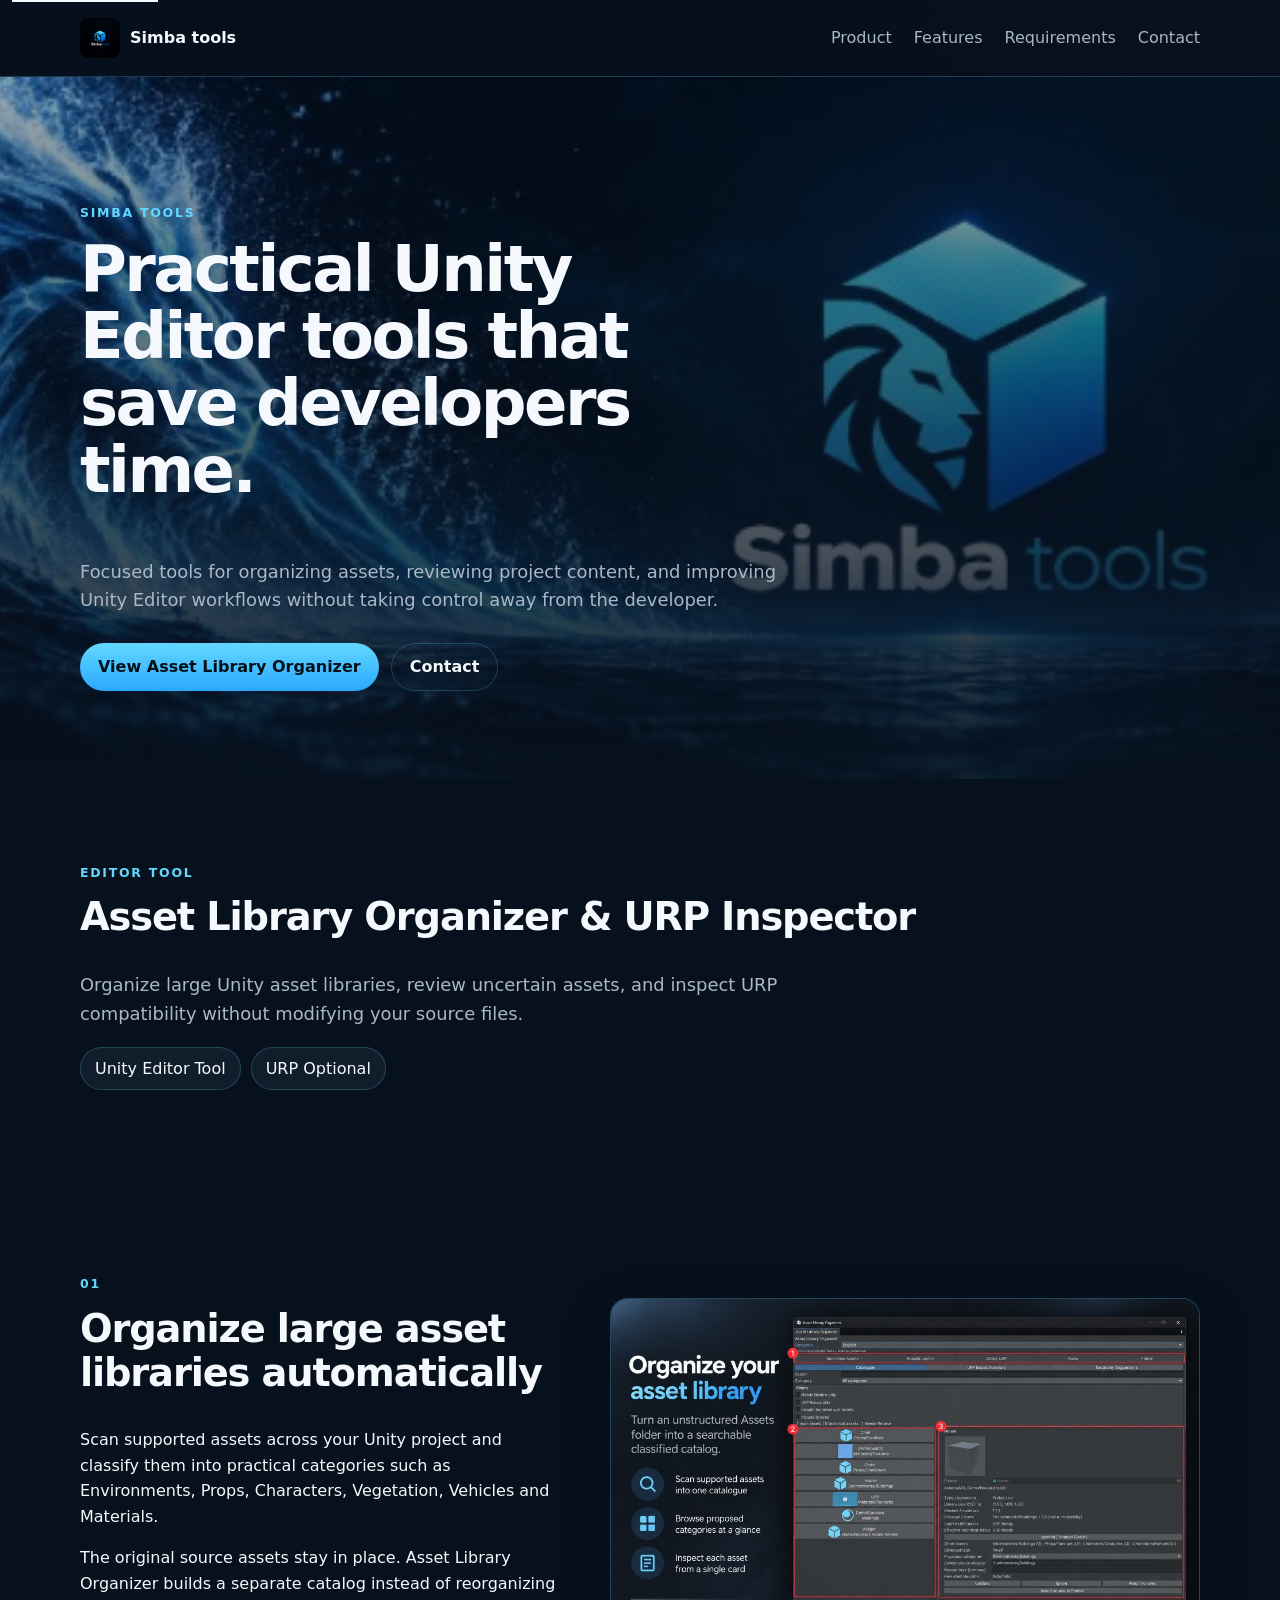
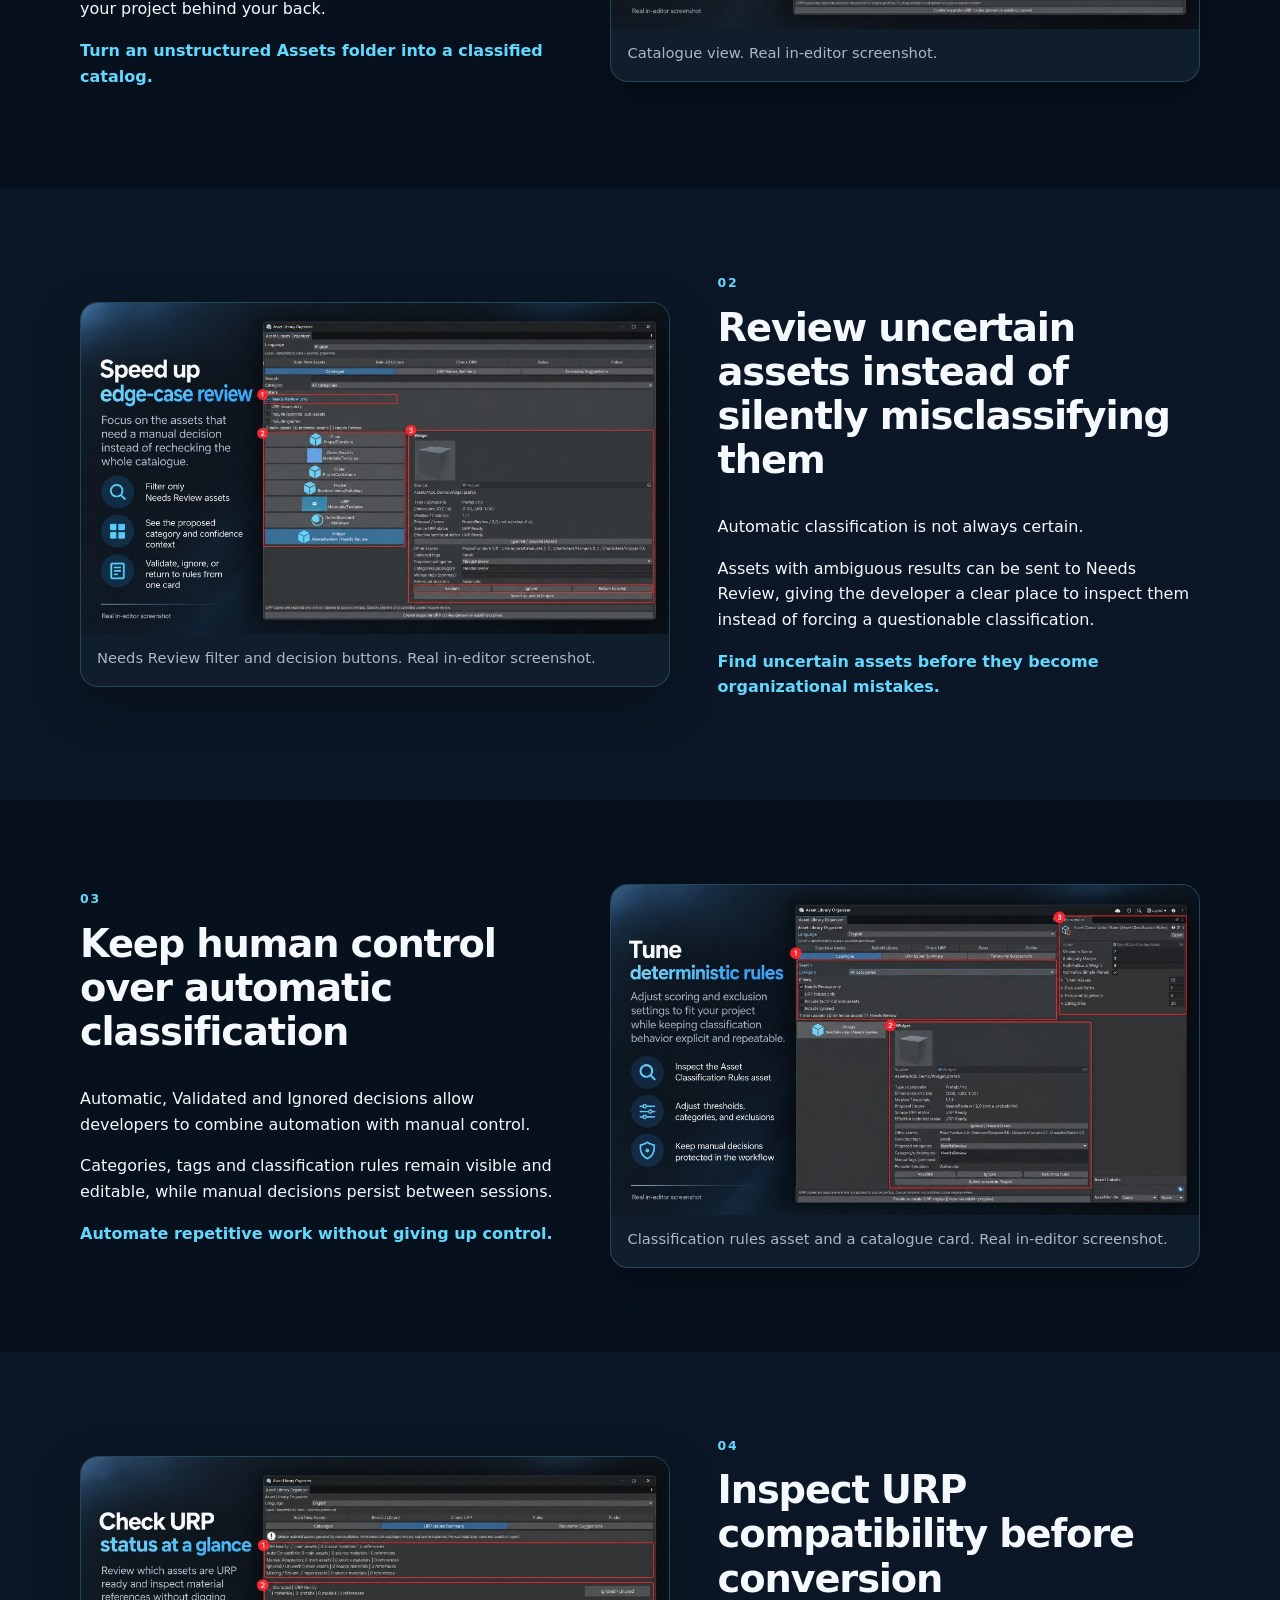
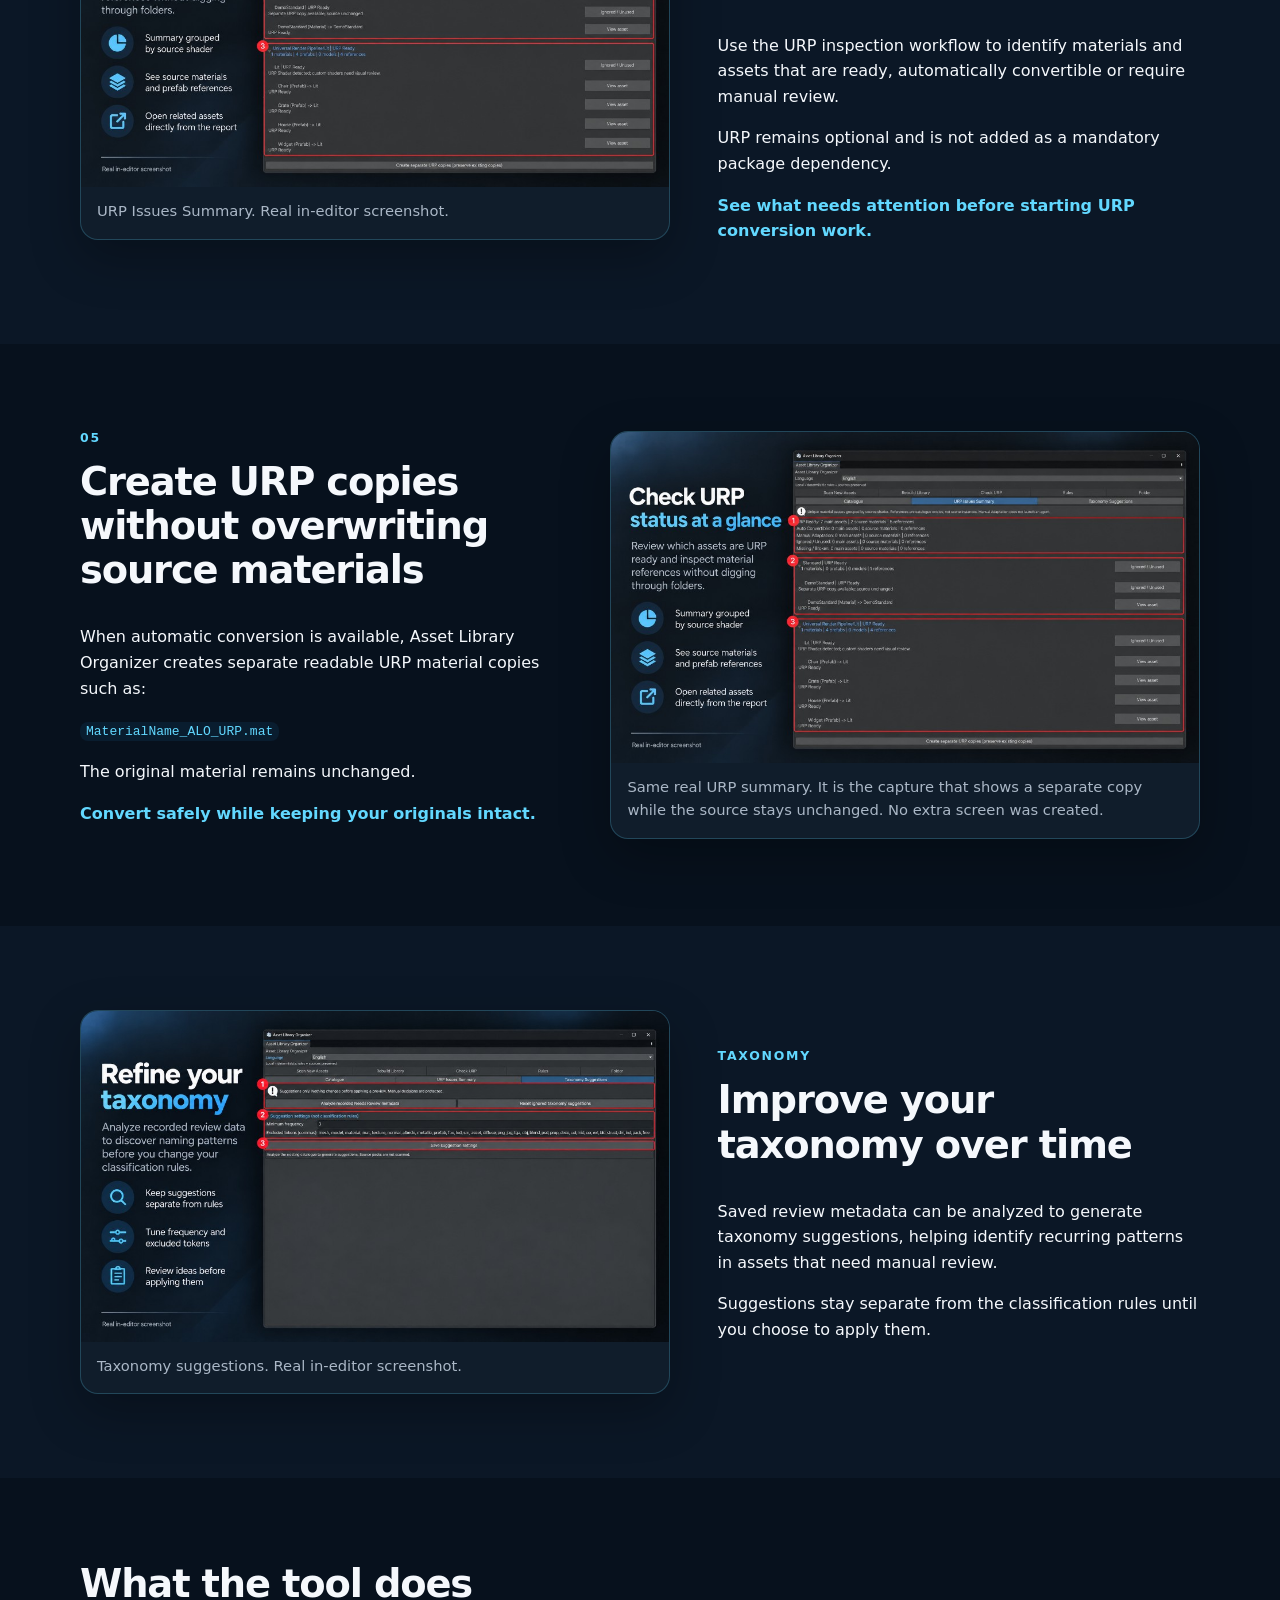
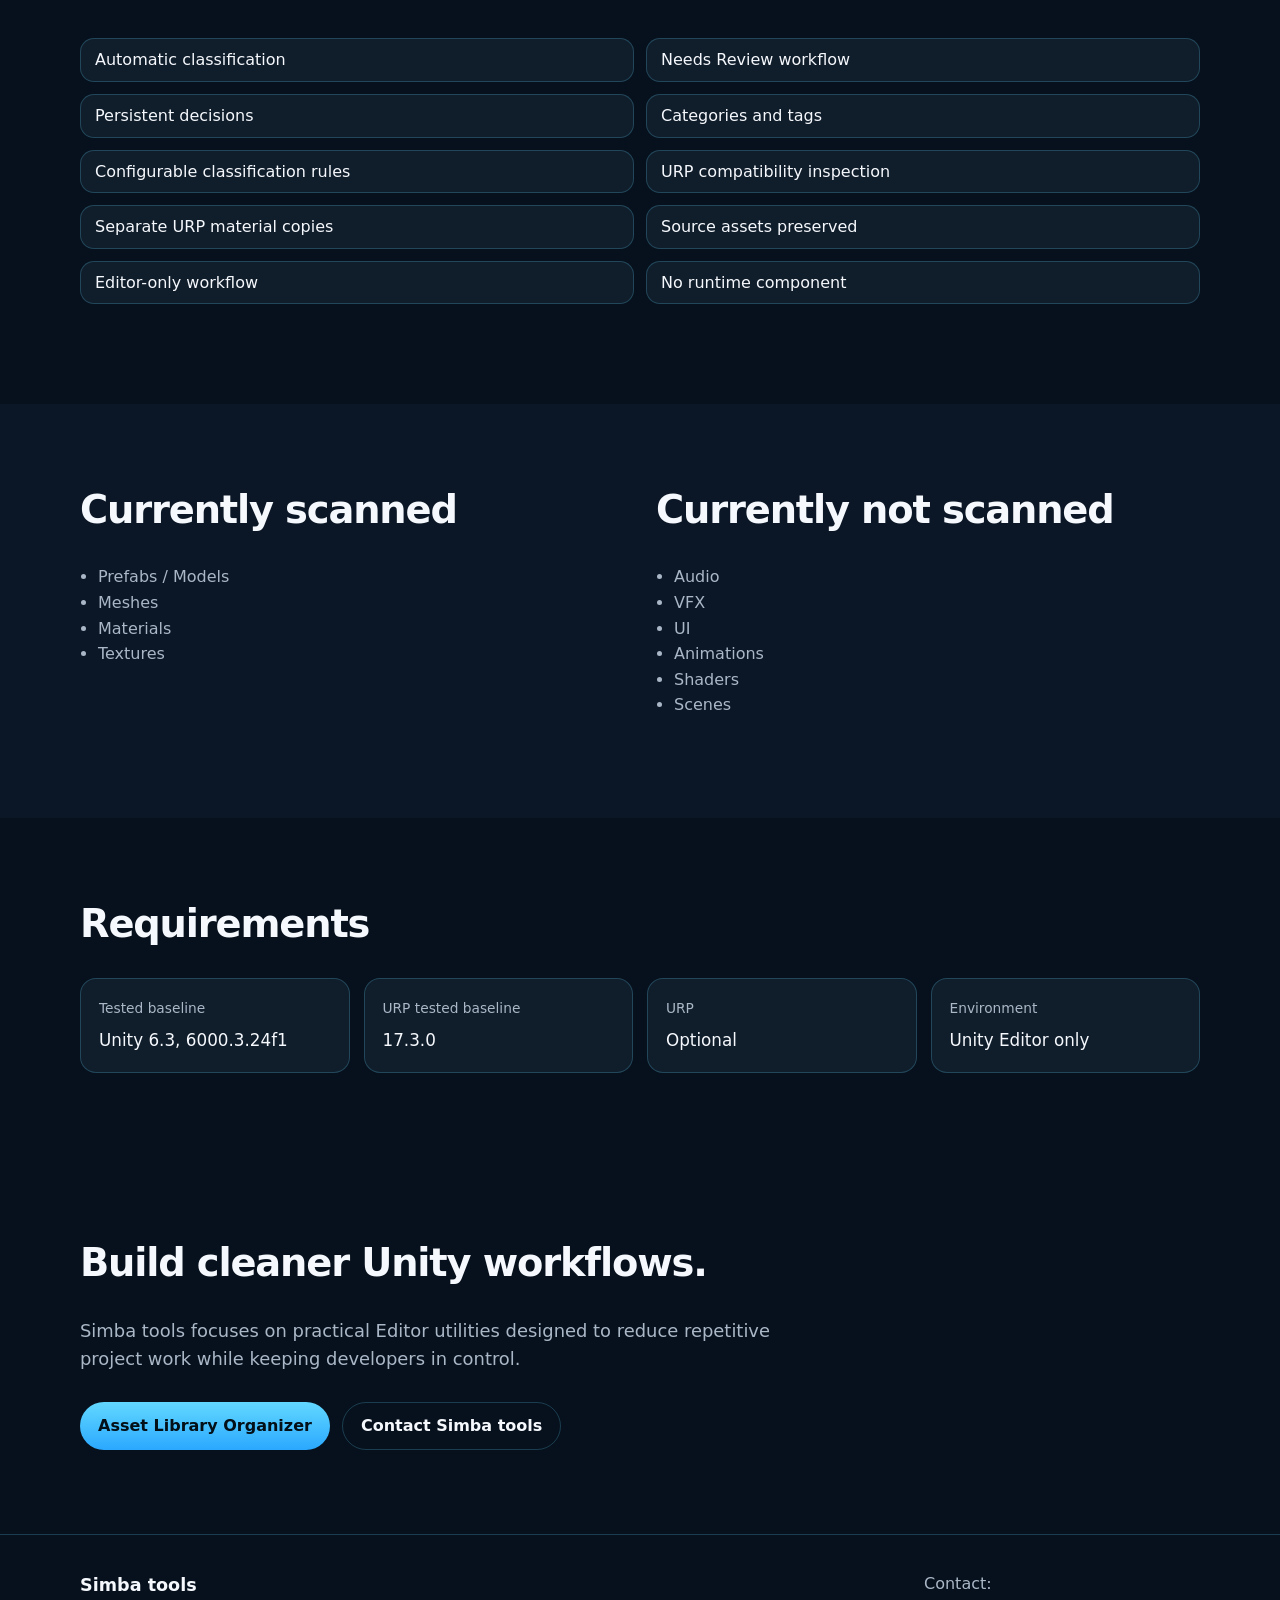
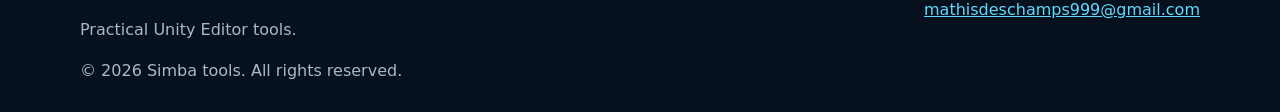
<file: index.html>
<!DOCTYPE html>
<html lang="en">
<head>
  <meta charset="utf-8">
  <meta name="viewport" content="width=device-width, initial-scale=1">
  <title>Simba tools — Unity Editor Tools</title>
  <meta name="description" content="Practical Unity Editor tools for asset organization, review workflows and URP compatibility.">
  <meta property="og:title" content="Simba tools — Unity Editor Tools">
  <meta property="og:description" content="Practical Unity Editor tools for asset organization, review workflows and URP compatibility.">
  <meta property="og:type" content="website">
  <link rel="icon" href="assets/images/simba-tools-logo.jpg">
  <link rel="stylesheet" href="styles.css">
</head>
<body>
  <a class="skip" href="#main">Skip to content</a>
  <header class="site-header">
    <div class="wrap header-bar">
      <a class="brand" href="#top">
        <img src="assets/images/simba-tools-logo.jpg" alt="Simba tools logo, a blue cube with a lion profile" width="48" height="48">
        <span>Simba tools</span>
      </a>
      <button class="nav-toggle" type="button" aria-expanded="false" aria-controls="site-nav">Menu</button>
      <nav id="site-nav" aria-label="Primary">
        <a href="#asset-library-organizer">Product</a>
        <a href="#features">Features</a>
        <a href="#requirements">Requirements</a>
        <a href="#contact">Contact</a>
      </nav>
    </div>
  </header>

  <main id="main">
    <section class="hero" id="top">
      <div class="hero-media" aria-hidden="true"></div>
      <div class="wrap hero-copy">
        <p class="eyebrow">Simba tools</p>
        <h1>Practical Unity Editor tools that save developers time.</h1>
        <p class="lede">Focused tools for organizing assets, reviewing project content, and improving Unity Editor workflows without taking control away from the developer.</p>
        <div class="actions">
          <a class="button" href="#asset-library-organizer">View Asset Library Organizer</a>
          <a class="button button-quiet" href="mailto:mathisdeschamps999@gmail.com">Contact</a>
        </div>
      </div>
    </section>

    <section class="section" id="asset-library-organizer">
      <div class="wrap">
        <p class="eyebrow">Editor tool</p>
        <h2>Asset Library Organizer &amp; URP Inspector</h2>
        <p class="lede">Organize large Unity asset libraries, review uncertain assets, and inspect URP compatibility without modifying your source files.</p>
        <ul class="badges">
          <li>Unity Editor Tool</li>
          <li>URP Optional</li>
        </ul>
      </div>
    </section>

    <section class="solution" id="organize">
      <div class="wrap split">
        <div>
          <p class="eyebrow">01</p>
          <h2>Organize large asset libraries automatically</h2>
          <p>Scan supported assets across your Unity project and classify them into practical categories such as Environments, Props, Characters, Vegetation, Vehicles and Materials.</p>
          <p>The original source assets stay in place. Asset Library Organizer builds a separate catalog instead of reorganizing your project behind your back.</p>
          <p class="callout">Turn an unstructured Assets folder into a classified catalog.</p>
        </div>
        <figure>
          <img src="assets/images/01_Main_Interface.jpg" alt="Real Unity Editor screenshot of Asset Library Organizer. The catalogue lists Chair, DemoSwatch, Crate, House, DemoStandard and Widget, and the House card shows Environments/Buildings.">
          <figcaption>Catalogue view. Real in-editor screenshot.</figcaption>
        </figure>
      </div>
    </section>

    <section class="solution solution-alt" id="review">
      <div class="wrap split reverse">
        <div>
          <p class="eyebrow">02</p>
          <h2>Review uncertain assets instead of silently misclassifying them</h2>
          <p>Automatic classification is not always certain.</p>
          <p>Assets with ambiguous results can be sent to Needs Review, giving the developer a clear place to inspect them instead of forcing a questionable classification.</p>
          <p class="callout">Find uncertain assets before they become organizational mistakes.</p>
        </div>
        <figure>
          <img src="assets/images/02_Needs_Review.jpg" alt="Real Unity Editor screenshot of Asset Library Organizer with Needs Review only enabled. Widget is selected and proposed as Needs Review, with Validate, Ignore and Return to rules.">
          <figcaption>Needs Review filter and decision buttons. Real in-editor screenshot.</figcaption>
        </figure>
      </div>
    </section>

    <section class="solution" id="control">
      <div class="wrap split">
        <div>
          <p class="eyebrow">03</p>
          <h2>Keep human control over automatic classification</h2>
          <p>Automatic, Validated and Ignored decisions allow developers to combine automation with manual control.</p>
          <p>Categories, tags and classification rules remain visible and editable, while manual decisions persist between sessions.</p>
          <p class="callout">Automate repetitive work without giving up control.</p>
        </div>
        <figure>
          <img src="assets/images/05_Classification_Rules.jpg" alt="Real Unity Editor screenshot of the Asset Classification Rules inspector beside a Widget card. Visible fields include Minimum Score, Ambiguity Margin, excluded paths and categories.">
          <figcaption>Classification rules asset and a catalogue card. Real in-editor screenshot.</figcaption>
        </figure>
      </div>
    </section>

    <section class="solution solution-alt" id="urp">
      <div class="wrap split reverse">
        <div>
          <p class="eyebrow">04</p>
          <h2>Inspect URP compatibility before conversion</h2>
          <p>Use the URP inspection workflow to identify materials and assets that are ready, automatically convertible or require manual review.</p>
          <p>URP remains optional and is not added as a mandatory package dependency.</p>
          <p class="callout">See what needs attention before starting URP conversion work.</p>
        </div>
        <figure>
          <img src="assets/images/03_URP_Issues_Summary.jpg" alt="Real Unity Editor screenshot of the URP Issues Summary. It groups Standard and Universal Render Pipeline/Lit, and notes a separate URP copy for DemoStandard with the source unchanged.">
          <figcaption>URP Issues Summary. Real in-editor screenshot.</figcaption>
        </figure>
      </div>
    </section>

    <section class="solution" id="copies">
      <div class="wrap split">
        <div>
          <p class="eyebrow">05</p>
          <h2>Create URP copies without overwriting source materials</h2>
          <p>When automatic conversion is available, Asset Library Organizer creates separate readable URP material copies such as:</p>
          <p><code>MaterialName_ALO_URP.mat</code></p>
          <p>The original material remains unchanged.</p>
          <p class="callout">Convert safely while keeping your originals intact.</p>
        </div>
        <figure>
          <img src="assets/images/03_URP_Issues_Summary.jpg" alt="The same real URP Issues Summary screenshot, showing DemoStandard marked URP Ready with the note that a separate URP copy is available and the source is unchanged.">
          <figcaption>Same real URP summary. It is the capture that shows a separate copy while the source stays unchanged. No extra screen was created.</figcaption>
        </figure>
      </div>
    </section>

    <section class="solution solution-alt" id="taxonomy">
      <div class="wrap split reverse">
        <div>
          <p class="eyebrow">Taxonomy</p>
          <h2>Improve your taxonomy over time</h2>
          <p>Saved review metadata can be analyzed to generate taxonomy suggestions, helping identify recurring patterns in assets that need manual review.</p>
          <p>Suggestions stay separate from the classification rules until you choose to apply them.</p>
        </div>
        <figure>
          <img src="assets/images/04_Taxonomy_Suggestions.jpg" alt="Real Unity Editor screenshot of Taxonomy Suggestions, with suggestion settings, a minimum frequency of 3, and excluded tokens. No suggestions are listed yet.">
          <figcaption>Taxonomy suggestions. Real in-editor screenshot.</figcaption>
        </figure>
      </div>
    </section>

    <section class="section" id="features">
      <div class="wrap">
        <h2>What the tool does</h2>
        <ul class="feature-grid">
          <li>Automatic classification</li>
          <li>Needs Review workflow</li>
          <li>Persistent decisions</li>
          <li>Categories and tags</li>
          <li>Configurable classification rules</li>
          <li>URP compatibility inspection</li>
          <li>Separate URP material copies</li>
          <li>Source assets preserved</li>
          <li>Editor-only workflow</li>
          <li>No runtime component</li>
        </ul>
      </div>
    </section>

    <section class="section section-alt" id="types">
      <div class="wrap two">
        <div>
          <h2>Currently scanned</h2>
          <ul class="plain">
            <li>Prefabs / Models</li>
            <li>Meshes</li>
            <li>Materials</li>
            <li>Textures</li>
          </ul>
        </div>
        <div>
          <h2>Currently not scanned</h2>
          <ul class="plain">
            <li>Audio</li>
            <li>VFX</li>
            <li>UI</li>
            <li>Animations</li>
            <li>Shaders</li>
            <li>Scenes</li>
          </ul>
        </div>
      </div>
    </section>

    <section class="section" id="requirements">
      <div class="wrap">
        <h2>Requirements</h2>
        <dl class="specs">
          <div>
            <dt>Tested baseline</dt>
            <dd>Unity 6.3, 6000.3.24f1</dd>
          </div>
          <div>
            <dt>URP tested baseline</dt>
            <dd>17.3.0</dd>
          </div>
          <div>
            <dt>URP</dt>
            <dd>Optional</dd>
          </div>
          <div>
            <dt>Environment</dt>
            <dd>Unity Editor only</dd>
          </div>
        </dl>
      </div>
    </section>

    <section class="cta" id="contact">
      <div class="wrap">
        <h2>Build cleaner Unity workflows.</h2>
        <p class="lede">Simba tools focuses on practical Editor utilities designed to reduce repetitive project work while keeping developers in control.</p>
        <div class="actions">
          <!-- Replace with Unity Asset Store product URL after publication -->
          <a class="button" href="#asset-library-organizer">Asset Library Organizer</a>
          <a class="button button-quiet" href="mailto:mathisdeschamps999@gmail.com">Contact Simba tools</a>
        </div>
      </div>
    </section>
  </main>

  <footer class="site-footer">
    <div class="wrap footer-grid">
      <div>
        <p class="brand-name">Simba tools</p>
        <p>Practical Unity Editor tools.</p>
      </div>
      <p>Contact:<br><a href="mailto:mathisdeschamps999@gmail.com">mathisdeschamps999@gmail.com</a></p>
    </div>
    <p class="legal wrap">© 2026 Simba tools. All rights reserved.</p>
  </footer>
  <script src="script.js"></script>
</body>
</html>
</file>
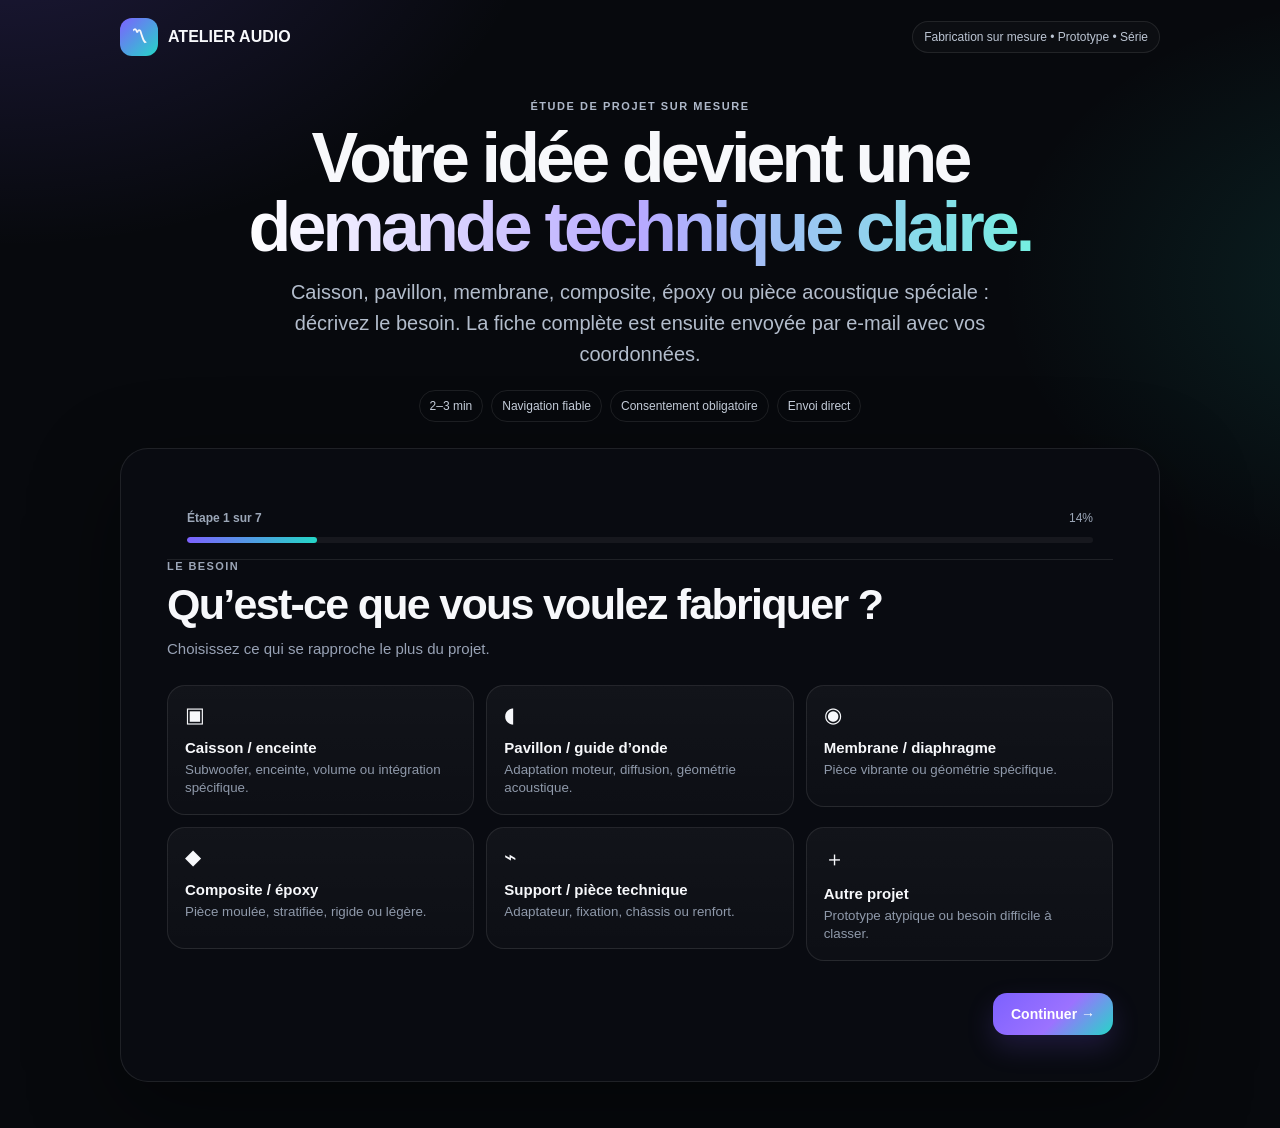
<file: audio-funnel-v7/index.html>
<!doctype html>
<html lang="fr">
<head>
<meta charset="utf-8">
<meta name="viewport" content="width=device-width,initial-scale=1,viewport-fit=cover">
<meta name="theme-color" content="#07090d">
<meta name="referrer" content="strict-origin">
<meta http-equiv="Content-Security-Policy" content="default-src 'none'; style-src 'unsafe-inline'; img-src data:; form-action https://formsubmit.co; base-uri 'none'; script-src 'none'; connect-src 'none'; frame-src 'none'">
<title>Atelier Audio — Étude de projet</title>
<style>
:root{--bg:#07090d;--panel:#10141c;--text:#f7f8fb;--muted:#98a2b5;--line:rgba(255,255,255,.09);--a:#7d61ff;--b:#24d7c7}
*{box-sizing:border-box}html{scroll-behavior:smooth}body{margin:0;min-height:100vh;color:var(--text);font-family:Inter,-apple-system,BlinkMacSystemFont,"Segoe UI",Roboto,Arial,sans-serif;background:radial-gradient(900px 600px at 0 -10%,rgba(125,97,255,.2),transparent 60%),radial-gradient(700px 500px at 110% 25%,rgba(36,215,199,.12),transparent 58%),var(--bg)}
.wrap{width:min(1040px,calc(100% - 24px));margin:auto;padding:18px 0 46px}.top{display:flex;align-items:center;justify-content:space-between}.brand{display:flex;align-items:center;gap:10px;font-weight:850}.logo{width:38px;height:38px;border-radius:12px;background:linear-gradient(135deg,var(--a),var(--b));display:grid;place-items:center}.pill{font-size:12px;color:#bcc5d3;padding:8px 11px;border:1px solid var(--line);border-radius:999px;background:rgba(255,255,255,.025)}
.hero{text-align:center;padding:44px 0 26px}.eyebrow{font-size:11px;font-weight:850;letter-spacing:.14em;text-transform:uppercase;color:#aeb8c9}h1{font-size:clamp(38px,7vw,70px);line-height:.98;letter-spacing:-.055em;max-width:850px;margin:12px auto 16px}.grad{background:linear-gradient(90deg,#fff,#b7a9ff 50%,#75eee1);-webkit-background-clip:text;background-clip:text;color:transparent}.lead{font-size:clamp(16px,2vw,20px);line-height:1.55;color:#b3bdcc;max-width:730px;margin:auto}.trust{display:flex;flex-wrap:wrap;justify-content:center;gap:8px;margin-top:20px}.trust span{border:1px solid var(--line);border-radius:999px;padding:8px 10px;font-size:12px;color:#c4ccd9}
.funnel{border:1px solid var(--line);border-radius:28px;overflow:hidden;background:rgba(10,13,18,.92);box-shadow:0 28px 90px rgba(0,0,0,.45)}form{margin:0}.navstate{position:absolute;opacity:0;pointer-events:none}.step{display:none;min-height:570px;padding:clamp(22px,5vw,46px)}
#st1:checked~form .steps #s1,#st2:checked~form .steps #s2,#st3:checked~form .steps #s3,#st4:checked~form .steps #s4,#st5:checked~form .steps #s5,#st6:checked~form .steps #s6,#st7:checked~form .steps #s7{display:block}
.head{padding:16px 20px;border-bottom:1px solid var(--line)}.headrow{display:flex;justify-content:space-between;gap:12px;font-size:12px;color:#9ca7b8}.progress{height:6px;margin-top:12px;background:rgba(255,255,255,.055);border-radius:99px;overflow:hidden}.progress i{display:block;height:100%;background:linear-gradient(90deg,var(--a),var(--b));border-radius:99px}
.kicker{font-size:11px;letter-spacing:.13em;text-transform:uppercase;font-weight:850;color:#9ca6b8}h2{font-size:clamp(28px,4.5vw,43px);letter-spacing:-.04em;margin:8px 0}.sub{color:var(--muted);font-size:15px;line-height:1.55;margin:0 0 25px;max-width:730px}
.grid{display:grid;grid-template-columns:repeat(3,1fr);gap:12px}.choice{position:relative}.choice input{position:absolute;opacity:0}.choice span{display:block;min-height:122px;border:1px solid var(--line);border-radius:18px;padding:17px;background:linear-gradient(180deg,rgba(255,255,255,.04),rgba(255,255,255,.018));cursor:pointer}.choice input:checked+span{border-color:rgba(125,97,255,.9);box-shadow:0 0 0 3px rgba(125,97,255,.11) inset;background:linear-gradient(145deg,rgba(125,97,255,.14),rgba(36,215,199,.05))}.ico{font-size:21px;margin-bottom:12px}.choice b{display:block;font-size:15px;margin-bottom:5px}.choice small{display:block;color:#8f99aa;line-height:1.35}
.fields{display:grid;grid-template-columns:1fr 1fr;gap:14px}.full{grid-column:1/-1}.lbl{display:block;font-size:12px;font-weight:760;color:#cbd2de;margin-bottom:7px}input[type=text],input[type=email],input[type=tel],input[type=url],select,textarea{width:100%;border:1px solid var(--line);border-radius:14px;background:rgba(255,255,255,.035);color:var(--text);padding:14px 15px;font:inherit;outline:none}select option{background:#111722}textarea{min-height:125px;resize:vertical}input:focus,select:focus,textarea:focus{border-color:rgba(125,97,255,.75);box-shadow:0 0 0 4px rgba(125,97,255,.10)}::placeholder{color:#657083}
.chips{display:flex;flex-wrap:wrap;gap:9px}.chip{position:relative}.chip input{position:absolute;opacity:0}.chip span{display:block;padding:10px 13px;border:1px solid var(--line);border-radius:999px;background:rgba(255,255,255,.03);font-size:13px;color:#cad2dd;cursor:pointer}.chip input:checked+span{border-color:rgba(36,215,199,.64);background:rgba(36,215,199,.09);color:#c7fff8}
.consent{display:flex;gap:12px;align-items:flex-start;padding:16px;border:1px solid rgba(125,97,255,.35);border-radius:16px;background:rgba(125,97,255,.06);margin-top:16px}.consent input{width:22px;height:22px;flex:0 0 auto;margin:0;accent-color:var(--a)}.consent label{font-size:13px;line-height:1.5;color:#c7ceda;cursor:pointer}.req{color:#baaaff}
.nav{display:flex;justify-content:space-between;gap:10px;align-items:center;margin-top:32px}.btn{display:inline-flex;align-items:center;justify-content:center;border-radius:14px;padding:13px 18px;font-size:14px;font-weight:820;cursor:pointer}.back{color:#d7deea;background:rgba(255,255,255,.045);border:1px solid var(--line)}.next,.send{border:0;color:#fff;background:linear-gradient(135deg,var(--a),#9b72ff 55%,var(--b));box-shadow:0 12px 28px rgba(125,97,255,.18)}.help{font-size:11px;color:#788397;line-height:1.45;margin-top:10px}
@media(max-width:760px){.grid{grid-template-columns:1fr 1fr}.fields{grid-template-columns:1fr}.full{grid-column:auto}.hero{padding-top:34px}}@media(max-width:520px){.wrap{width:min(100% - 16px,1040px)}.pill{display:none}.grid{grid-template-columns:1fr}.step{padding:22px 15px;min-height:620px}.choice span{min-height:104px}.nav{position:sticky;bottom:0;padding:28px 0 4px;background:linear-gradient(180deg,transparent,rgba(7,9,13,.97) 34%)}}
</style>
</head>
<body>
<div class="wrap">
<header class="top"><div class="brand"><div class="logo">〽</div><span>ATELIER AUDIO</span></div><div class="pill">Fabrication sur mesure • Prototype • Série</div></header>
<section class="hero"><div class="eyebrow">Étude de projet sur mesure</div><h1>Votre idée devient une <span class="grad">demande technique claire.</span></h1><p class="lead">Caisson, pavillon, membrane, composite, époxy ou pièce acoustique spéciale : décrivez le besoin. La fiche complète est ensuite envoyée par e-mail avec vos coordonnées.</p><div class="trust"><span>2–3 min</span><span>Navigation fiable</span><span>Consentement obligatoire</span><span>Envoi direct</span></div></section>
<section class="funnel">
<input class="navstate" type="radio" id="st1" name="wizard" checked><input class="navstate" type="radio" id="st2" name="wizard"><input class="navstate" type="radio" id="st3" name="wizard"><input class="navstate" type="radio" id="st4" name="wizard"><input class="navstate" type="radio" id="st5" name="wizard"><input class="navstate" type="radio" id="st6" name="wizard"><input class="navstate" type="radio" id="st7" name="wizard">
<form action="https://formsubmit.co/Gsh.drome@gmail.com" method="POST" enctype="multipart/form-data">
<input type="hidden" name="_subject" value="NOUVEAU PROSPECT — Fiche projet audio complète">
<input type="hidden" name="_template" value="basic">
<input type="text" name="_honey" tabindex="-1" autocomplete="off" style="position:absolute;left:-9999px;opacity:0" aria-hidden="true">
<div class="steps">
<section class="step" id="s1"><div class="head"><div class="headrow"><strong>Étape 1 sur 7</strong><span>14%</span></div><div class="progress"><i style="width:14.3%"></i></div></div><div class="kicker">Le besoin</div><h2>Qu’est-ce que vous voulez fabriquer ?</h2><p class="sub">Choisissez ce qui se rapproche le plus du projet.</p><div class="grid">
<label class="choice"><input type="radio" name="Type de projet" value="Caisson / enceinte"><span><div class="ico">▣</div><b>Caisson / enceinte</b><small>Subwoofer, enceinte, volume ou intégration spécifique.</small></span></label>
<label class="choice"><input type="radio" name="Type de projet" value="Pavillon / guide d’onde"><span><div class="ico">◖</div><b>Pavillon / guide d’onde</b><small>Adaptation moteur, diffusion, géométrie acoustique.</small></span></label>
<label class="choice"><input type="radio" name="Type de projet" value="Membrane / diaphragme"><span><div class="ico">◉</div><b>Membrane / diaphragme</b><small>Pièce vibrante ou géométrie spécifique.</small></span></label>
<label class="choice"><input type="radio" name="Type de projet" value="Composite / époxy"><span><div class="ico">◆</div><b>Composite / époxy</b><small>Pièce moulée, stratifiée, rigide ou légère.</small></span></label>
<label class="choice"><input type="radio" name="Type de projet" value="Support / pièce technique"><span><div class="ico">⌁</div><b>Support / pièce technique</b><small>Adaptateur, fixation, châssis ou renfort.</small></span></label>
<label class="choice"><input type="radio" name="Type de projet" value="Autre projet audio"><span><div class="ico">＋</div><b>Autre projet</b><small>Prototype atypique ou besoin difficile à classer.</small></span></label>
</div><div class="nav"><span></span><label class="btn next" for="st2">Continuer →</label></div></section>

<section class="step" id="s2"><div class="head"><div class="headrow"><strong>Étape 2 sur 7</strong><span>29%</span></div><div class="progress"><i style="width:28.6%"></i></div></div><div class="kicker">Avancement</div><h2>Où en est votre projet ?</h2><p class="sub">Même une simple idée suffit.</p><div class="grid">
<label class="choice"><input type="radio" name="Avancement" value="Idée / besoin"><span><div class="ico">✦</div><b>J’ai une idée</b><small>Le résultat est clair, pas encore la solution.</small></span></label>
<label class="choice"><input type="radio" name="Avancement" value="Croquis / dimensions"><span><div class="ico">✎</div><b>Croquis / dimensions</b><small>Forme générale et premières mesures.</small></span></label>
<label class="choice"><input type="radio" name="Avancement" value="Plan 2D / modèle 3D"><span><div class="ico">⌗</div><b>Plan / modèle 3D</b><small>Projet déjà documenté techniquement.</small></span></label>
<label class="choice"><input type="radio" name="Avancement" value="Prêt à fabriquer"><span><div class="ico">✓</div><b>Prêt à fabriquer</b><small>Fichiers, dimensions et solution définis.</small></span></label>
</div><div class="nav"><label class="btn back" for="st1">← Retour</label><label class="btn next" for="st3">Continuer →</label></div></section>

<section class="step" id="s3"><div class="head"><div class="headrow"><strong>Étape 3 sur 7</strong><span>43%</span></div><div class="progress"><i style="width:42.9%"></i></div></div><div class="kicker">Priorités</div><h2>Qu’est-ce qui compte le plus ?</h2><p class="sub">Plusieurs réponses possibles.</p><div class="chips">
<label class="chip"><input type="checkbox" name="Priorités" value="Performance acoustique"><span>Performance acoustique</span></label><label class="chip"><input type="checkbox" name="Priorités" value="Rigidité"><span>Rigidité</span></label><label class="chip"><input type="checkbox" name="Priorités" value="Faible poids"><span>Faible poids</span></label><label class="chip"><input type="checkbox" name="Priorités" value="Finition visuelle"><span>Finition visuelle</span></label><label class="chip"><input type="checkbox" name="Priorités" value="Extérieur / humidité"><span>Extérieur / humidité</span></label><label class="chip"><input type="checkbox" name="Priorités" value="Répétabilité en série"><span>Répétabilité en série</span></label><label class="chip"><input type="checkbox" name="Priorités" value="Coût maîtrisé"><span>Coût maîtrisé</span></label><label class="chip"><input type="checkbox" name="Priorités" value="Besoin de conseil"><span>Je veux être conseillé</span></label>
</div><div class="nav"><label class="btn back" for="st2">← Retour</label><label class="btn next" for="st4">Continuer →</label></div></section>

<section class="step" id="s4"><div class="head"><div class="headrow"><strong>Étape 4 sur 7</strong><span>57%</span></div><div class="progress"><i style="width:57.1%"></i></div></div><div class="kicker">Technique</div><h2>Donnez les contraintes importantes.</h2><p class="sub">Dimensions, moteur, fréquence, usage, poids, fixation ou environnement.</p><div class="fields">
<div><label class="lbl">Dimensions / encombrement</label><input type="text" name="Dimensions" placeholder="Ex. 480 × 320 × 250 mm"></div><div><label class="lbl">Matériau envisagé</label><select name="Matériau"><option value="">À définir</option><option>Époxy / résine</option><option>Composite / fibre</option><option>Bois / panneau</option><option>Plastique / polymère</option><option>Multi-matériaux</option><option>À conseiller</option></select></div><div><label class="lbl">HP / moteur / composant associé</label><input type="text" name="Composant associé" placeholder="Ex. moteur 1'', HP 18'', tweeter…"></div><div><label class="lbl">Fréquence / usage cible</label><input type="text" name="Cible acoustique / usage" placeholder="Ex. 50–120 Hz, diffusion 90°…"></div><div class="full"><label class="lbl">Résultat recherché</label><textarea name="Objectif et contraintes" placeholder="Ex. pavillon compact destiné à l’extérieur, priorité à la rigidité et à la directivité…"></textarea></div>
</div><div class="nav"><label class="btn back" for="st3">← Retour</label><label class="btn next" for="st5">Continuer →</label></div></section>

<section class="step" id="s5"><div class="head"><div class="headrow"><strong>Étape 5 sur 7</strong><span>71%</span></div><div class="progress"><i style="width:71.4%"></i></div></div><div class="kicker">Production</div><h2>Prototype ou série ?</h2><p class="sub">Le volume et le délai changent la méthode de fabrication.</p><div class="fields"><div><label class="lbl">Quantité visée</label><select name="Quantité"><option>1 prototype</option><option>2 à 5 pièces</option><option>6 à 20 pièces</option><option>20 à 100 pièces</option><option>100+ / récurrent</option><option>À déterminer</option></select></div><div><label class="lbl">Échéance souhaitée</label><select name="Délai"><option>Pas d’urgence</option><option>1 à 2 mois</option><option>2 à 4 semaines</option><option>Moins de 2 semaines</option><option>Date fixe / événement</option></select></div><div class="full"><label class="lbl">Contexte d’utilisation</label><input type="text" name="Contexte d’utilisation" placeholder="Sono pro, automobile, home audio, événementiel, R&D…"></div></div><div class="nav"><label class="btn back" for="st4">← Retour</label><label class="btn next" for="st6">Continuer →</label></div></section>

<section class="step" id="s6"><div class="head"><div class="headrow"><strong>Étape 6 sur 7</strong><span>86%</span></div><div class="progress"><i style="width:85.7%"></i></div></div><div class="kicker">Cadre</div><h2>Budget, plans et références.</h2><p class="sub">Ces informations permettent de cadrer rapidement la faisabilité.</p><div class="fields"><div><label class="lbl">Budget envisagé</label><select name="Budget"><option>À discuter</option><option>Moins de 250 €</option><option>250 à 750 €</option><option>750 à 2 000 €</option><option>2 000 à 5 000 €</option><option>5 000 € et +</option><option>Je cherche d’abord une estimation</option></select></div><div><label class="lbl">Lien vers plans / photos</label><input type="url" name="Lien vers plans / fichiers" placeholder="Drive, Dropbox, WeTransfer…"></div><div class="full"><label class="lbl">Informations complémentaires</label><textarea name="Notes techniques" placeholder="Fixation, finition, tolérances, référence existante, historique…"></textarea></div></div><div class="nav"><label class="btn back" for="st5">← Retour</label><label class="btn next" for="st7">Continuer →</label></div></section>

<section class="step" id="s7"><div class="head"><div class="headrow"><strong>Étape 7 sur 7</strong><span>100%</span></div><div class="progress"><i style="width:100%"></i></div></div><div class="kicker">Contact & envoi</div><h2>Où faut-il répondre ?</h2><p class="sub">Le clic sur « Envoyer le projet » transmet directement toutes les réponses par e-mail.</p><div class="fields">
<div><label class="lbl">Nom / prénom <span class="req">*</span></label><input type="text" name="Nom / prénom" required minlength="2" autocomplete="name" placeholder="Ex. Julia Martin"></div><div><label class="lbl">Entreprise / projet</label><input type="text" name="Entreprise / projet" autocomplete="organization" placeholder="Facultatif"></div><div><label class="lbl">E-mail <span class="req">*</span></label><input type="email" name="email" required autocomplete="email" placeholder="julia@exemple.fr"></div><div><label class="lbl">Téléphone <span class="req">*</span></label><input type="tel" name="Téléphone" required minlength="8" autocomplete="tel" placeholder="+33 6 …"></div><div class="full"><label class="lbl">Contact préféré</label><select name="Contact préféré"><option>E-mail</option><option>Téléphone</option><option>WhatsApp</option><option>Peu importe</option></select></div>
</div>
<div class="consent"><input id="consent" type="checkbox" name="Consentement au recontact" value="Oui" required><label for="consent"><strong>J’accepte d’être recontacté au sujet de cette demande de fabrication. <span class="req">*</span></strong><br>Sans cette autorisation, le navigateur empêchera automatiquement l’envoi.</label></div>
<div class="nav"><label class="btn back" for="st6">← Retour</label><button class="btn send" type="submit">Envoyer le projet →</button></div><div class="help">Vos coordonnées et les informations du projet sont transmises à FormSubmit uniquement pour acheminer cette demande par e-mail. FormSubmit indique conserver les soumissions jusqu’à 30 jours. Ne transmettez pas de mot de passe, clé API, donnée bancaire ou autre secret dans ce formulaire.</div>
</section>
</div>
</form></section></div>
</body></html>
</file>
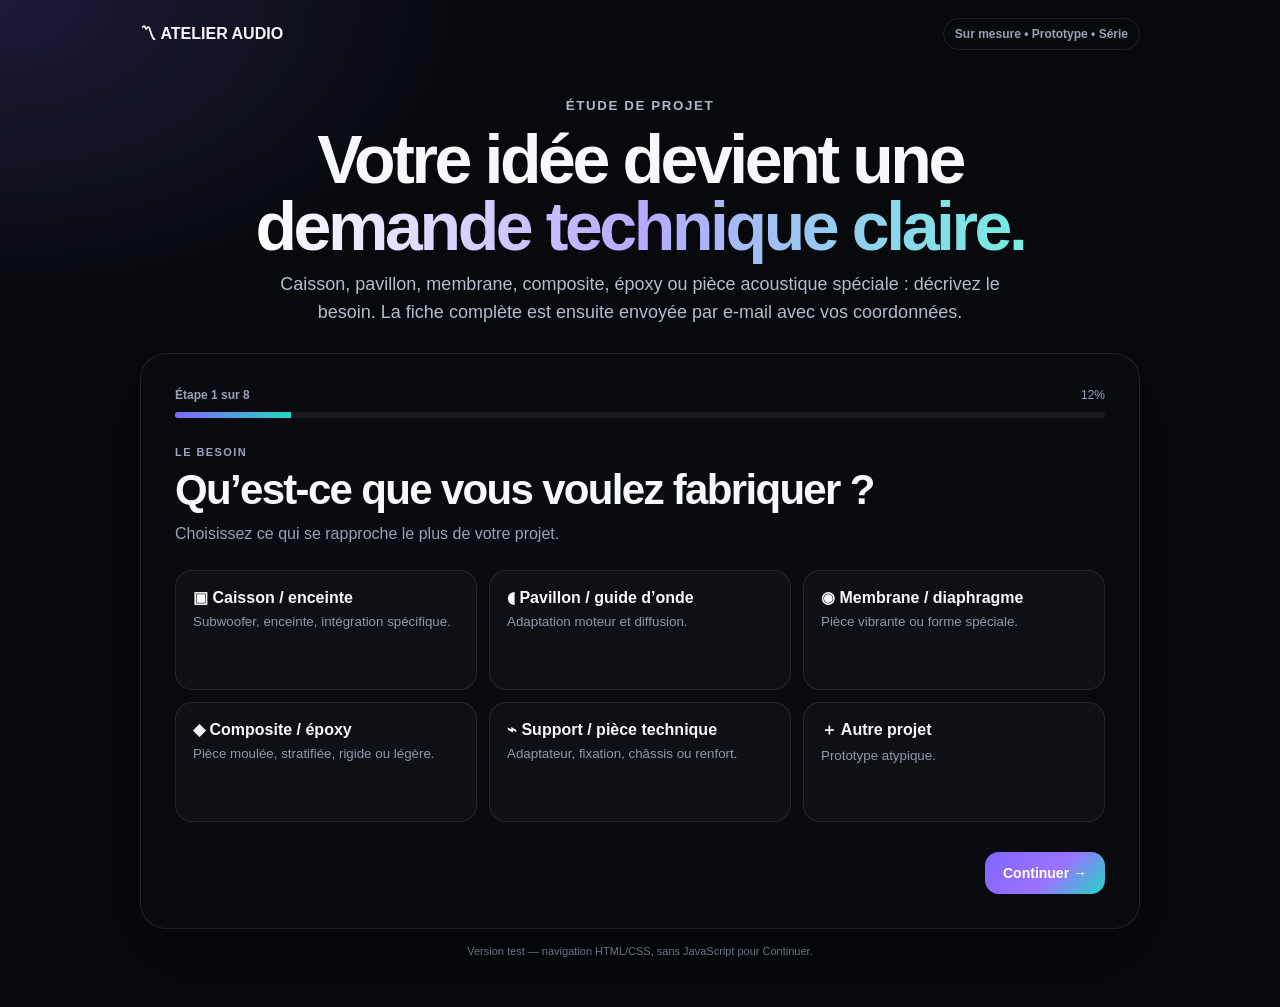
<file: audio-funnel/index.html>
<!doctype html><html lang="fr"><head><meta charset="utf-8"><meta name="viewport" content="width=device-width,initial-scale=1"><title>Atelier Audio — Étude de projet</title><style>
:root{--bg:#07090d;--p:#111722;--t:#f7f8fb;--m:#98a2b5;--l:rgba(255,255,255,.09);--a:#8067ff;--b:#21d8c4}*{box-sizing:border-box}body{margin:0;background:radial-gradient(800px 500px at 0 0,rgba(128,103,255,.18),transparent 60%),var(--bg);color:var(--t);font-family:Inter,-apple-system,BlinkMacSystemFont,"Segoe UI",Arial,sans-serif}.w{width:min(1000px,calc(100% - 22px));margin:auto;padding:18px 0 50px}.top{display:flex;justify-content:space-between;align-items:center;font-weight:800}.tag{font-size:12px;color:var(--m);border:1px solid var(--l);padding:8px 11px;border-radius:999px}.hero{text-align:center;padding:46px 0 26px}.hero small{letter-spacing:.12em;text-transform:uppercase;color:#aeb8c9;font-weight:800}.hero h1{font-size:clamp(38px,7vw,68px);line-height:.98;letter-spacing:-.05em;margin:12px auto;max-width:850px}.g{background:linear-gradient(90deg,#fff,#b7a9ff,#75eee1);-webkit-background-clip:text;color:transparent}.hero p{max-width:720px;margin:auto;color:#b3bdcc;line-height:1.55;font-size:18px}.f{border:1px solid var(--l);border-radius:26px;overflow:hidden;background:rgba(10,13,18,.92);box-shadow:0 28px 80px rgba(0,0,0,.45)}form{margin:0}.state{position:absolute;opacity:0}.steps{position:relative}.s{display:none;min-height:560px;padding:34px}#q1:checked~.steps #s1,#q2:checked~.steps #s2,#q3:checked~.steps #s3,#q4:checked~.steps #s4,#q5:checked~.steps #s5,#q6:checked~.steps #s6,#q7:checked~.steps #s7,#q8:checked~.steps #s8{display:block}.head{display:flex;justify-content:space-between;color:var(--m);font-size:12px;margin-bottom:10px}.bar{height:6px;background:rgba(255,255,255,.06);border-radius:99px;overflow:hidden;margin-bottom:28px}.bar i{display:block;height:100%;background:linear-gradient(90deg,var(--a),var(--b))}.k{font-size:11px;letter-spacing:.13em;text-transform:uppercase;color:#9ca6b8;font-weight:850}.s h2{font-size:clamp(28px,4vw,42px);letter-spacing:-.04em;margin:8px 0}.sub{color:var(--m);line-height:1.5;margin:0 0 24px}.grid{display:grid;grid-template-columns:repeat(3,1fr);gap:12px}.c{position:relative}.c input{position:absolute;opacity:0}.c span{display:block;min-height:120px;border:1px solid var(--l);border-radius:17px;padding:17px;background:rgba(255,255,255,.025);cursor:pointer}.c input:checked+span{border-color:var(--a);box-shadow:0 0 0 3px rgba(128,103,255,.11) inset;background:rgba(128,103,255,.1)}.c b{display:block;margin-bottom:5px}.c small{color:#8f99aa;line-height:1.35}.fields{display:grid;grid-template-columns:1fr 1fr;gap:14px}.full{grid-column:1/-1}label.lbl{display:block;font-size:12px;font-weight:700;color:#cbd2de;margin-bottom:7px}input[type=text],input[type=email],input[type=tel],input[type=url],select,textarea{width:100%;padding:14px 15px;border-radius:14px;border:1px solid var(--l);background:rgba(255,255,255,.035);color:var(--t);font:inherit}select option{background:#111722}textarea{min-height:125px}.chips{display:flex;flex-wrap:wrap;gap:9px}.chip{position:relative}.chip input{position:absolute;opacity:0}.chip span{display:block;padding:10px 13px;border:1px solid var(--l);border-radius:999px;color:#cad2dd;cursor:pointer}.chip input:checked+span{border-color:var(--b);background:rgba(33,216,196,.08)}.nav{display:flex;justify-content:space-between;gap:10px;margin-top:30px;align-items:center}.btn{display:inline-flex;align-items:center;justify-content:center;padding:13px 18px;border-radius:14px;font-size:14px;font-weight:800;cursor:pointer}.back{border:1px solid var(--l);background:rgba(255,255,255,.04);color:#d7deea}.next,.send{border:0;background:linear-gradient(135deg,var(--a),#9b72ff 55%,var(--b));color:white}.consent{display:grid;grid-template-columns:auto 1fr;gap:11px;padding:15px;border:1px solid var(--l);border-radius:15px;margin-top:14px;background:rgba(255,255,255,.025)}#consent{width:22px;height:22px;accent-color:var(--a)}.lock{opacity:.42;border:1px solid var(--l);background:rgba(255,255,255,.04);color:#9ca6b8}.go{display:none}#consent:checked~.nav .go{display:inline-flex}#consent:checked~.nav .lock{display:none}.good{padding:13px;border-radius:13px;border:1px solid rgba(85,227,154,.25);background:rgba(85,227,154,.06);color:#b9f3d5;line-height:1.45}.rec{margin-top:14px;border:1px solid var(--l);border-radius:17px;padding:18px;background:rgba(255,255,255,.025);color:#bcc5d3;line-height:1.55}.foot{text-align:center;color:#687386;font-size:11px;margin-top:16px}@media(max-width:700px){.grid{grid-template-columns:1fr 1fr}.fields{grid-template-columns:1fr}.full{grid-column:auto}}@media(max-width:520px){.grid{grid-template-columns:1fr}.s{padding:22px 15px;min-height:610px}.tag{display:none}.nav{position:sticky;bottom:0;padding:28px 0 4px;background:linear-gradient(180deg,transparent,rgba(7,9,13,.97) 34%)}}
</style></head><body><div class="w"><div class="top"><div>〽 ATELIER AUDIO</div><div class="tag">Sur mesure • Prototype • Série</div></div><div class="hero"><small>Étude de projet</small><h1>Votre idée devient une <span class="g">demande technique claire.</span></h1><p>Caisson, pavillon, membrane, composite, époxy ou pièce acoustique spéciale : décrivez le besoin. La fiche complète est ensuite envoyée par e-mail avec vos coordonnées.</p></div><section class="f"><form action="https://formsubmit.co/Mathisdeschamps999@gmail.com" method="POST" enctype="multipart/form-data"><input type="hidden" name="_subject" value="Nouveau prospect — Projet audio sur mesure"><input type="hidden" name="_template" value="table"><input type="hidden" name="_captcha" value="false"><input class="state" type="radio" id="q1" name="wizard" checked><input class="state" type="radio" id="q2" name="wizard"><input class="state" type="radio" id="q3" name="wizard"><input class="state" type="radio" id="q4" name="wizard"><input class="state" type="radio" id="q5" name="wizard"><input class="state" type="radio" id="q6" name="wizard"><input class="state" type="radio" id="q7" name="wizard"><input class="state" type="radio" id="q8" name="wizard"><div class="steps">
<section class="s" id="s1"><div class="head"><b>Étape 1 sur 8</b><span>12%</span></div><div class="bar"><i style="width:12.5%"></i></div><div class="k">Le besoin</div><h2>Qu’est-ce que vous voulez fabriquer ?</h2><p class="sub">Choisissez ce qui se rapproche le plus de votre projet.</p><div class="grid"><label class="c"><input type="radio" name="Type_de_projet" value="Caisson / enceinte"><span><b>▣ Caisson / enceinte</b><small>Subwoofer, enceinte, intégration spécifique.</small></span></label><label class="c"><input type="radio" name="Type_de_projet" value="Pavillon / guide d’onde"><span><b>◖ Pavillon / guide d’onde</b><small>Adaptation moteur et diffusion.</small></span></label><label class="c"><input type="radio" name="Type_de_projet" value="Membrane / diaphragme"><span><b>◉ Membrane / diaphragme</b><small>Pièce vibrante ou forme spéciale.</small></span></label><label class="c"><input type="radio" name="Type_de_projet" value="Composite / époxy"><span><b>◆ Composite / époxy</b><small>Pièce moulée, stratifiée, rigide ou légère.</small></span></label><label class="c"><input type="radio" name="Type_de_projet" value="Support / pièce technique"><span><b>⌁ Support / pièce technique</b><small>Adaptateur, fixation, châssis ou renfort.</small></span></label><label class="c"><input type="radio" name="Type_de_projet" value="Autre projet audio"><span><b>＋ Autre projet</b><small>Prototype atypique.</small></span></label></div><div class="nav"><span></span><label class="btn next" for="q2">Continuer →</label></div></section>
<section class="s" id="s2"><div class="head"><b>Étape 2 sur 8</b><span>25%</span></div><div class="bar"><i style="width:25%"></i></div><div class="k">Avancement</div><h2>Où en est le projet ?</h2><p class="sub">Même une simple idée suffit.</p><div class="grid"><label class="c"><input type="radio" name="Avancement" value="Idée / besoin"><span><b>✦ J’ai une idée</b><small>Le besoin est clair, la solution reste à définir.</small></span></label><label class="c"><input type="radio" name="Avancement" value="Croquis / dimensions"><span><b>✎ Croquis / dimensions</b><small>Forme générale et premières mesures.</small></span></label><label class="c"><input type="radio" name="Avancement" value="Plan 2D / modèle 3D"><span><b>⌗ Plan / modèle 3D</b><small>Projet déjà documenté.</small></span></label><label class="c"><input type="radio" name="Avancement" value="Prêt à fabriquer"><span><b>✓ Prêt à fabriquer</b><small>Fichiers et dimensions définis.</small></span></label></div><div class="nav"><label class="btn back" for="q1">← Retour</label><label class="btn next" for="q3">Continuer →</label></div></section>
<section class="s" id="s3"><div class="head"><b>Étape 3 sur 8</b><span>37%</span></div><div class="bar"><i style="width:37.5%"></i></div><div class="k">Priorités</div><h2>Qu’est-ce qui compte le plus ?</h2><p class="sub">Plusieurs réponses possibles.</p><div class="chips"><label class="chip"><input type="checkbox" name="Priorites" value="Performance acoustique"><span>Performance acoustique</span></label><label class="chip"><input type="checkbox" name="Priorites" value="Rigidité"><span>Rigidité</span></label><label class="chip"><input type="checkbox" name="Priorites" value="Faible poids"><span>Faible poids</span></label><label class="chip"><input type="checkbox" name="Priorites" value="Finition visuelle"><span>Finition visuelle</span></label><label class="chip"><input type="checkbox" name="Priorites" value="Extérieur / humidité"><span>Extérieur / humidité</span></label><label class="chip"><input type="checkbox" name="Priorites" value="Coût maîtrisé"><span>Coût maîtrisé</span></label><label class="chip"><input type="checkbox" name="Priorites" value="Besoin de conseil"><span>Je veux être conseillé</span></label></div><div class="nav"><label class="btn back" for="q2">← Retour</label><label class="btn next" for="q4">Continuer →</label></div></section>
<section class="s" id="s4"><div class="head"><b>Étape 4 sur 8</b><span>50%</span></div><div class="bar"><i style="width:50%"></i></div><div class="k">Technique</div><h2>Donnez les contraintes importantes.</h2><p class="sub">Dimensions, moteur, fréquence, usage, poids, fixation ou environnement.</p><div class="fields"><div><label class="lbl">Dimensions / encombrement</label><input type="text" name="Dimensions" placeholder="Ex. 480 × 320 × 250 mm"></div><div><label class="lbl">Matériau envisagé</label><select name="Materiau"><option>À définir</option><option>Époxy / résine</option><option>Composite / fibre</option><option>Bois / panneau</option><option>Plastique / polymère</option><option>À conseiller</option></select></div><div><label class="lbl">HP / moteur associé</label><input type="text" name="Composant_associe" placeholder="Ex. moteur 1'', HP 18''…"></div><div><label class="lbl">Fréquence / usage cible</label><input type="text" name="Cible_acoustique" placeholder="Ex. 50–120 Hz, diffusion 90°…"></div><div class="full"><label class="lbl">Résultat recherché</label><textarea name="Objectif_et_contraintes" placeholder="Décrivez le résultat, les contraintes, la fixation, l’usage…"></textarea></div></div><div class="nav"><label class="btn back" for="q3">← Retour</label><label class="btn next" for="q5">Continuer →</label></div></section>
<section class="s" id="s5"><div class="head"><b>Étape 5 sur 8</b><span>62%</span></div><div class="bar"><i style="width:62.5%"></i></div><div class="k">Production</div><h2>Prototype ou série ?</h2><p class="sub">Le volume et le délai changent la méthode de fabrication.</p><div class="fields"><div><label class="lbl">Quantité</label><select name="Quantite"><option>1 prototype</option><option>2 à 5 pièces</option><option>6 à 20 pièces</option><option>20 à 100 pièces</option><option>100+ / récurrent</option></select></div><div><label class="lbl">Délai</label><select name="Delai"><option>Pas d’urgence</option><option>1 à 2 mois</option><option>2 à 4 semaines</option><option>Moins de 2 semaines</option><option>Date fixe / événement</option></select></div><div class="full"><label class="lbl">Contexte d’utilisation</label><input type="text" name="Contexte_utilisation" placeholder="Sono pro, auto, home audio, événementiel, R&D…"></div></div><div class="nav"><label class="btn back" for="q4">← Retour</label><label class="btn next" for="q6">Continuer →</label></div></section>
<section class="s" id="s6"><div class="head"><b>Étape 6 sur 8</b><span>75%</span></div><div class="bar"><i style="width:75%"></i></div><div class="k">Cadre</div><h2>Budget, plans et références.</h2><p class="sub">Pour cadrer rapidement la faisabilité.</p><div class="fields"><div><label class="lbl">Budget</label><select name="Budget"><option>À discuter</option><option>Moins de 250 €</option><option>250 à 750 €</option><option>750 à 2 000 €</option><option>2 000 à 5 000 €</option><option>5 000 € et +</option></select></div><div><label class="lbl">Lien vers plans / photos</label><input type="url" name="Lien_fichiers" placeholder="Drive, Dropbox, WeTransfer…"></div><div class="full"><label class="lbl">Informations complémentaires</label><textarea name="Notes_techniques" placeholder="Fixation, finition, tolérances, référence existante…"></textarea></div></div><div class="nav"><label class="btn back" for="q5">← Retour</label><label class="btn next" for="q7">Continuer →</label></div></section>
<section class="s" id="s7"><div class="head"><b>Étape 7 sur 8</b><span>87%</span></div><div class="bar"><i style="width:87.5%"></i></div><div class="k">Contact</div><h2>À qui doit-on répondre ?</h2><p class="sub">Ces coordonnées seront incluses dans la fiche projet.</p><div class="fields"><div><label class="lbl">Nom / prénom</label><input type="text" name="name" placeholder="Ex. Julia Martin"></div><div><label class="lbl">Entreprise</label><input type="text" name="Entreprise" placeholder="Facultatif"></div><div><label class="lbl">E-mail</label><input type="email" name="email" placeholder="julia@exemple.fr"></div><div><label class="lbl">Téléphone</label><input type="tel" name="Telephone" placeholder="+33 6 …"></div><div class="full"><label class="lbl">Contact préféré</label><select name="Contact_prefere"><option>E-mail</option><option>Téléphone</option><option>WhatsApp</option><option>Peu importe</option></select></div></div><div class="consent"><input id="consent" type="checkbox" name="Accord_recontact" value="Oui" required><label for="consent"><b>J’accepte d’être recontacté au sujet de cette demande.</b><br><small>Obligatoire pour accéder à l’envoi final.</small></label></div><div class="nav"><label class="btn back" for="q6">← Retour</label><span class="btn lock">Acceptez le recontact pour continuer</span><label class="btn next go" for="q8">Voir l’envoi final →</label></div></section>
<section class="s" id="s8"><div class="head"><b>Étape 8 sur 8</b><span>100%</span></div><div class="bar"><i style="width:100%"></i></div><div class="k">Envoi</div><h2>La fiche projet est prête.</h2><p class="sub">Toutes les réponses seront envoyées dans un seul e-mail structuré.</p><div class="good">✓ Le consentement de recontact a été accepté avant l’accès à cette étape.</div><div class="rec"><b>Le mail contient :</b><br>type de projet, avancement, priorités, dimensions, matériau, composant associé, cible acoustique, contraintes, quantité, délai, contexte, budget, liens, notes, nom, entreprise, e-mail, téléphone, contact préféré et consentement.<br><br><b>Destinataire test :</b> Mathisdeschamps999@gmail.com</div><div class="nav"><label class="btn back" for="q7">← Modifier</label><button class="btn send" type="submit">Envoyer la fiche projet →</button></div></section>
</div></form></section><div class="foot">Version test — navigation HTML/CSS, sans JavaScript pour Continuer.</div></div></body></html>
</file>
<file: styles.css>
:root {
  --bg: #07111d;
  --bg-2: #0b1726;
  --card: #101d2b;
  --blue: #2aa8ff;
  --cyan: #62d8ff;
  --text: #f5f8fc;
  --muted: #aab7c6;
  --line: rgba(98, 216, 255, 0.22);
  --shadow: 0 18px 50px rgba(0, 0, 0, 0.28);
  --radius: 18px;
  --max: 1120px;
  --header: 76px;
}

* { box-sizing: border-box; }
html { scroll-behavior: smooth; }
body {
  margin: 0;
  background:
    radial-gradient(900px 420px at 10% -10%, rgba(42, 168, 255, 0.16), transparent 60%),
    radial-gradient(700px 380px at 100% 0%, rgba(98, 216, 255, 0.08), transparent 55%),
    var(--bg);
  color: var(--text);
  font-family: "Segoe UI", system-ui, sans-serif;
  line-height: 1.6;
  overflow-x: hidden;
}
img { max-width: 100%; height: auto; display: block; }
a { color: var(--cyan); }
a:hover { color: var(--text); }
:focus-visible {
  outline: 2px solid var(--cyan);
  outline-offset: 3px;
}
.skip {
  position: absolute;
  left: 12px;
  top: -40px;
  background: var(--text);
  color: var(--bg);
  padding: 8px 12px;
  z-index: 20;
}
.skip:focus { top: 12px; }
.wrap { width: min(var(--max), calc(100% - 40px)); margin: 0 auto; }
h1, h2, p { margin-top: 0; }
h1 { font-size: clamp(2.4rem, 5vw, 4.4rem); line-height: 1.05; letter-spacing: -0.04em; max-width: 14ch; }
h2 { font-size: clamp(1.8rem, 3vw, 2.6rem); line-height: 1.15; letter-spacing: -0.03em; }
.lede { color: var(--muted); font-size: 1.12rem; max-width: 62ch; }
.eyebrow {
  color: var(--cyan);
  letter-spacing: 0.14em;
  text-transform: uppercase;
  font-size: 0.78rem;
  font-weight: 700;
}

.site-header {
  position: sticky;
  top: 0;
  z-index: 10;
  background: rgba(7, 17, 29, 0.88);
  border-bottom: 1px solid var(--line);
  backdrop-filter: blur(12px);
}
.header-bar {
  min-height: var(--header);
  display: flex;
  align-items: center;
  justify-content: space-between;
  gap: 16px;
}
.brand, .brand-name { display: flex; align-items: center; gap: 10px; color: var(--text); text-decoration: none; font-weight: 700; }
.brand img { width: 40px; height: 40px; object-fit: cover; border-radius: 8px; }
nav { display: flex; gap: 22px; }
nav a { color: var(--muted); text-decoration: none; }
nav a:hover { color: var(--text); }
.nav-toggle {
  display: none;
  background: transparent;
  color: var(--text);
  border: 1px solid var(--line);
  border-radius: 999px;
  padding: 8px 14px;
}

.hero {
  position: relative;
  min-height: 78vh;
  display: grid;
  align-items: end;
  padding: 72px 0 88px;
}
.hero-media {
  position: absolute;
  inset: 0;
  background:
    linear-gradient(180deg, rgba(7, 17, 29, 0.35), rgba(7, 17, 29, 0.92)),
    url("assets/images/simba-tools-banner.jpg") center / cover no-repeat;
}
.hero-copy { position: relative; }
.actions { display: flex; flex-wrap: wrap; gap: 12px; margin-top: 28px; }
.button {
  display: inline-flex;
  align-items: center;
  justify-content: center;
  min-height: 48px;
  padding: 0 18px;
  border-radius: 999px;
  background: linear-gradient(180deg, var(--cyan), var(--blue));
  color: #041018;
  text-decoration: none;
  font-weight: 700;
}
.button-quiet {
  background: transparent;
  color: var(--text);
  border: 1px solid var(--line);
}

.section, .solution, .cta { padding: 84px 0; }
.section-alt, .solution-alt { background: var(--bg-2); }
.badges { display: flex; flex-wrap: wrap; gap: 10px; padding: 0; list-style: none; }
.badges li, .feature-grid li {
  border: 1px solid var(--line);
  background: var(--card);
  border-radius: 999px;
  padding: 8px 14px;
}
.split {
  display: grid;
  grid-template-columns: minmax(0, 0.9fr) minmax(0, 1.1fr);
  gap: 48px;
  align-items: center;
}
.reverse { direction: rtl; }
.reverse > * { direction: ltr; }
.callout { color: var(--cyan); font-weight: 650; }
figure {
  margin: 0;
  background: var(--card);
  border: 1px solid var(--line);
  border-radius: var(--radius);
  box-shadow: var(--shadow);
  overflow: hidden;
}
figcaption { color: var(--muted); font-size: 0.92rem; padding: 12px 16px 16px; }
code {
  color: var(--cyan);
  background: rgba(42, 168, 255, 0.08);
  border-radius: 8px;
  padding: 2px 6px;
}
.feature-grid {
  display: grid;
  grid-template-columns: repeat(2, minmax(0, 1fr));
  gap: 12px;
  padding: 0;
  list-style: none;
}
.feature-grid li { border-radius: 14px; }
.two { display: grid; grid-template-columns: 1fr 1fr; gap: 32px; }
.plain { padding-left: 18px; color: var(--muted); }
.specs {
  display: grid;
  grid-template-columns: repeat(4, minmax(0, 1fr));
  gap: 14px;
  margin: 0;
}
.specs div {
  background: var(--card);
  border: 1px solid var(--line);
  border-radius: 16px;
  padding: 18px;
}
dt { color: var(--muted); font-size: 0.86rem; }
dd { margin: 8px 0 0; font-size: 1.05rem; }
.cta { text-align: left; }
.site-footer {
  border-top: 1px solid var(--line);
  padding: 36px 0 28px;
  color: var(--muted);
}
.footer-grid { display: flex; justify-content: space-between; gap: 24px; }
.brand-name { color: var(--text); font-size: 1.1rem; }
.legal { margin-bottom: 0; }

@media (max-width: 900px) {
  .nav-toggle { display: inline-flex; }
  nav {
    display: none;
    position: absolute;
    left: 0;
    right: 0;
    top: var(--header);
    flex-direction: column;
    gap: 0;
    background: var(--bg-2);
    border-bottom: 1px solid var(--line);
    padding: 8px 20px 16px;
  }
  nav.is-open { display: flex; }
  nav a { padding: 12px 0; }
  .split, .reverse, .two, .specs, .feature-grid { grid-template-columns: 1fr; direction: ltr; }
  .hero { min-height: auto; padding-top: 48px; }
  .footer-grid { flex-direction: column; }
}

@media (prefers-reduced-motion: reduce) {
  html { scroll-behavior: auto; }
  * { transition: none !important; animation: none !important; }
}
</file>
